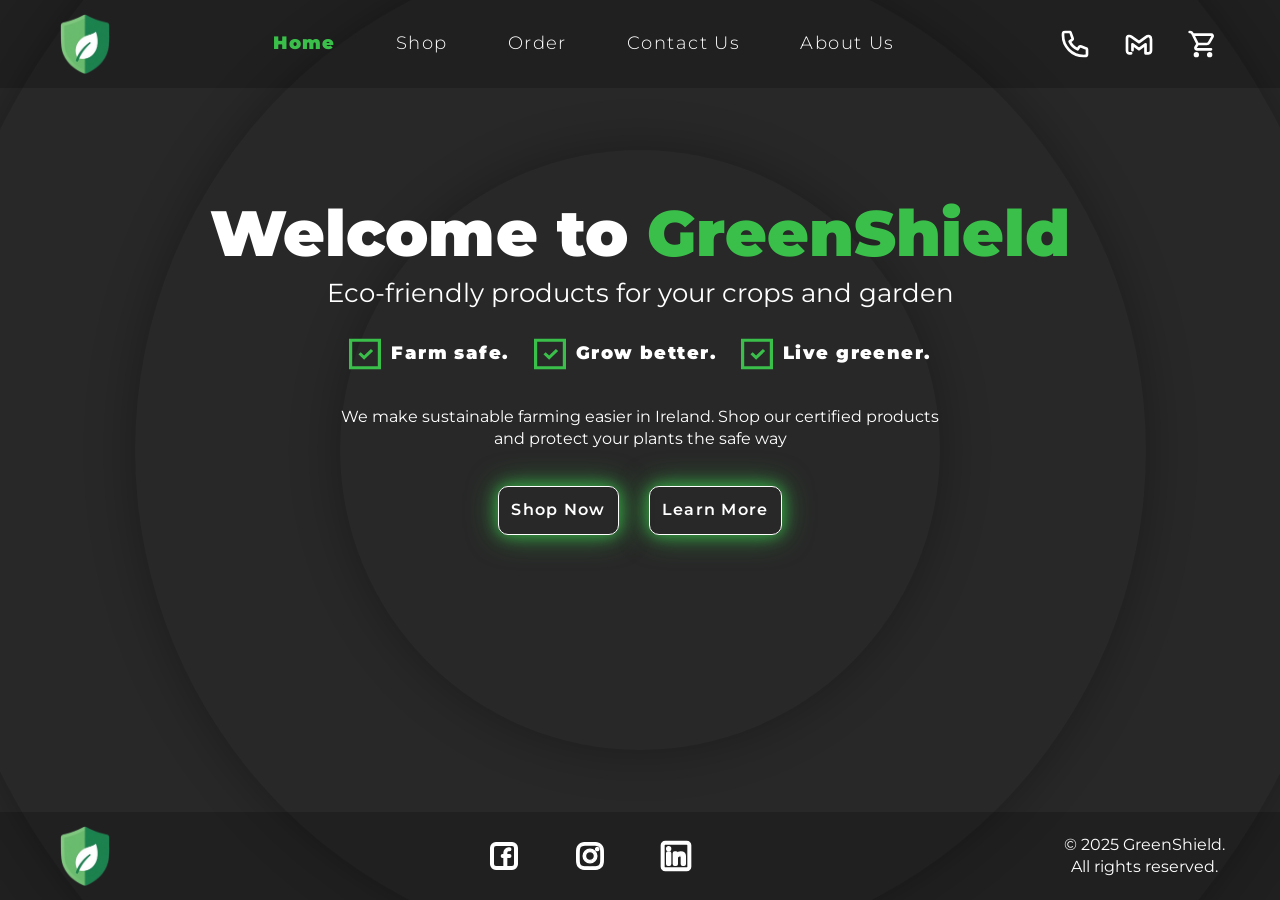
<file: index.html>
<!DOCTYPE html>
<html lang="en">
  <head>
    <meta charset="UTF-8" />
    <meta name="viewport" content="width=device-width, initial-scale=1.0" />
    <title>GreenShield</title>

    <link rel="preconnect" href="https://fonts.googleapis.com" />
    <link rel="preconnect" href="https://fonts.gstatic.com" crossorigin />
    <link
      href="https://fonts.googleapis.com/css2?family=Montserrat:ital,wght@0,100..900;1,100..900&display=swap"
      rel="stylesheet"
    />

    <link rel="stylesheet" href="css/style.css" />
  </head>
  <body>
    <header class="header">
      <div class="header__container container">
        <a class="logo" href="index.html">
          <img class="logo__img" src="images/logo.png" alt="GreenShield logo" />
        </a>

        <nav class="menu">
          <ul class="menu__list">
            <li class="menu__item">
              <a class="menu__link menu__link--active" href="index.html"
                >Home</a
              >
            </li>

            <li class="menu__item">
              <a class="menu__link" href="shop.html">Shop</a>
            </li>

            <li class="menu__item">
              <a class="menu__link" href="order.html">Order</a>
            </li>

            <li class="menu__item">
              <a class="menu__link" href="contact.html">Contact Us</a>
            </li>

            <li class="menu__item">
              <a class="menu__link" href="about.html">About Us</a>
            </li>
          </ul>
        </nav>

        <div class="header__buttons">
          <button
            class="header__phone-button icon-button icon-button--phone"
          ></button>
          <button
            class="header__mail-button icon-button icon-button--mail"
          ></button>
          <button
            class="header__cart-button icon-button icon-button--cart"
          ></button>
        </div>
      </div>
    </header>

    <div class="main">
      <section class="hero">
        <div class="circle-hero-bg">
          <div class="circle-wrapper">
            <div class="circle item4 circle-animation">
              <div class="circle item3 circle-animation">
                <div class="circle item2 circle-animation">
                  <div class="circle item1 circle-animation"></div>
                </div>
              </div>
            </div>
          </div>
        </div>

        <div class="hero__container container">
          <div class="hero__offer">
            <h1 class="hero__title">Welcome to <span>GreenShield</span></h1>

            <span class="hero__subtitle">
              Eco-friendly products for your crops and garden
            </span>

            <ul class="hero__triggs">
              <li class="hero__triggs-item">Farm safe.</li>

              <li class="hero__triggs-item">Grow better.</li>

              <li class="hero__triggs-item">Live greener.</li>
            </ul>

            <p class="hero__text">
              We make sustainable farming easier in Ireland. Shop our certified
              products and protect your plants the safe way
            </p>

            <div class="hero__buttons">
              <a class="hero__button button" href="shop.html">Shop Now</a>
              <a class="hero__button button" href="about.html">Learn More</a>
            </div>
          </div>
        </div>
      </section>
    </div>

    <footer class="footer">
      <div class="footer__container container">
        <a class="logo" href="index.html">
          <img class="logo__img" src="images/logo.png" alt="GreenShield logo" />
        </a>

        <ul class="footer__socials socials">
          <li class="socials__item">
            <a
              href="#"
              class="icon-button socials__link socials__link--facebook"
            ></a>
          </li>
          <li class="socials__item">
            <a
              href="#"
              class="icon-button socials__link socials__link--instagram"
            ></a>
          </li>
          <li class="socials__item">
            <a
              href="#"
              class="icon-button socials__link socials__link--linkedin"
            ></a>
          </li>
        </ul>

        <span class="footer__policy"
          >© 2025 GreenShield.<br />
          All rights reserved.</span
        >
      </div>
    </footer>
  </body>
</html>
</file>
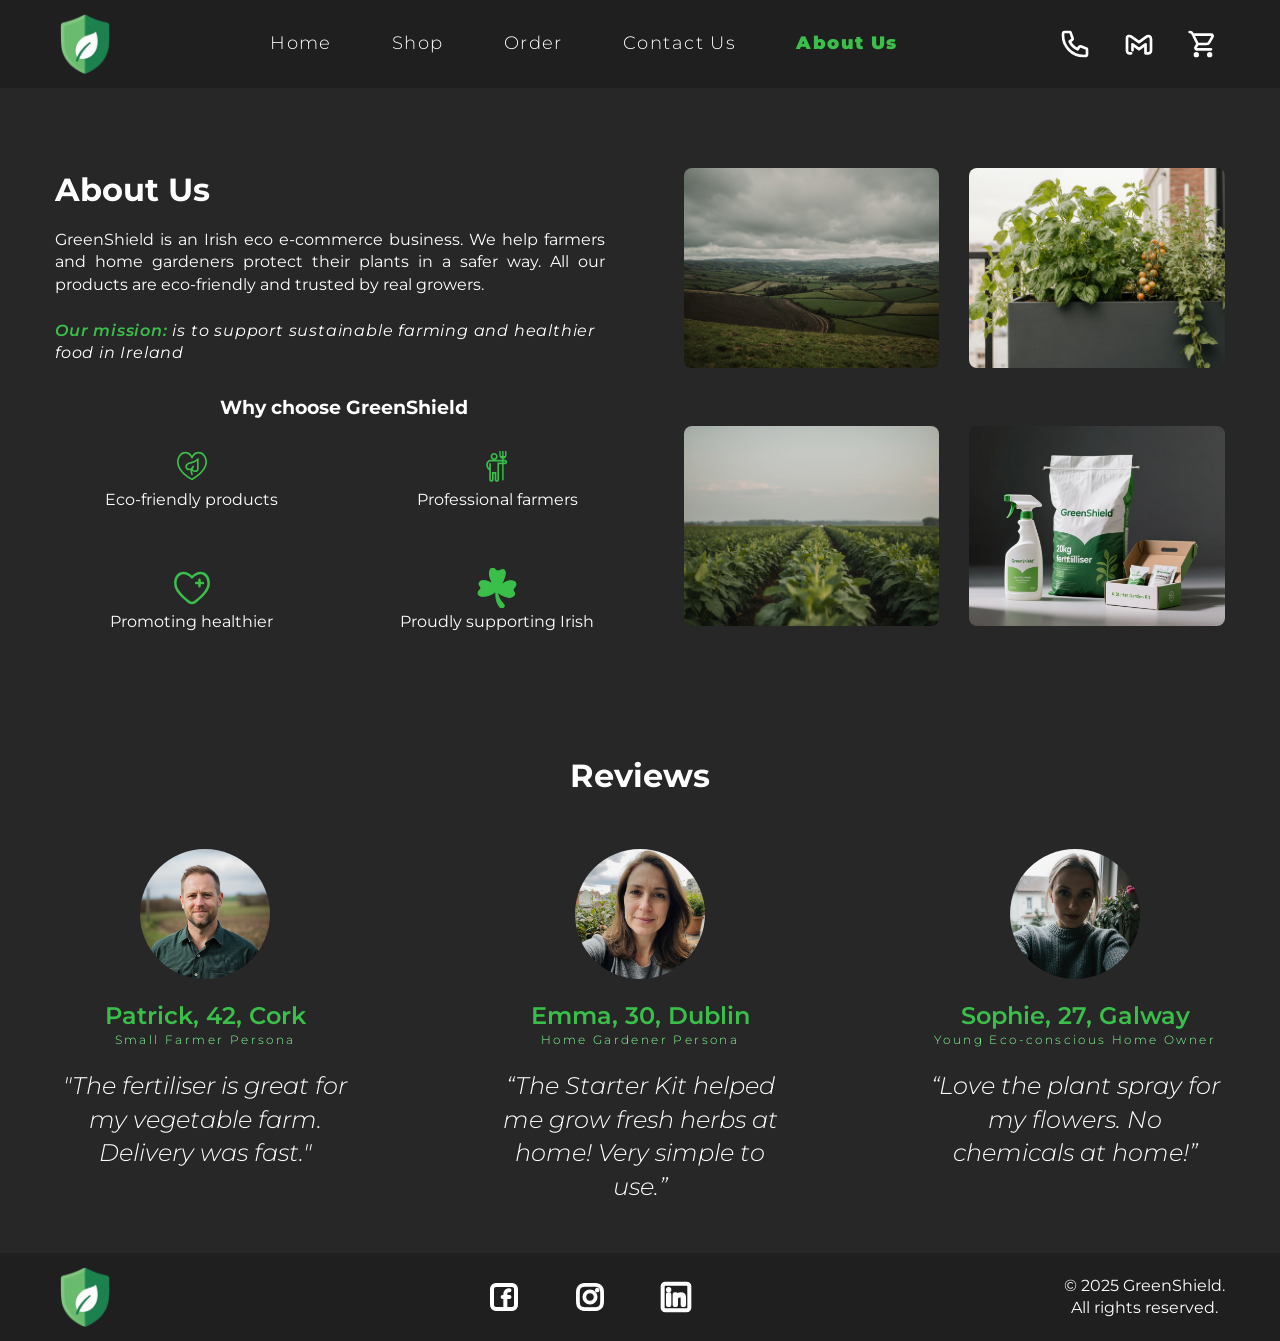
<file: about.html>
<!DOCTYPE html>
<html lang="en">
  <head>
    <meta charset="UTF-8" />
    <meta name="viewport" content="width=device-width, initial-scale=1.0" />
    <title>About Us</title>
    <link rel="preconnect" href="https://fonts.googleapis.com" />
    <link rel="preconnect" href="https://fonts.gstatic.com" crossorigin />
    <link
      href="https://fonts.googleapis.com/css2?family=Montserrat:ital,wght@0,100..900;1,100..900&display=swap"
      rel="stylesheet"
    />

    <link rel="stylesheet" href="css/style.css" />
  </head>
  <body>
    <header class="header">
      <div class="header__container container">
        <a class="logo" href="index.html">
          <img class="logo__img" src="images/logo.png" alt="GreenShield logo" />
        </a>

        <nav class="menu">
          <ul class="menu__list">
            <li class="menu__item">
              <a class="menu__link" href="index.html">Home</a>
            </li>

            <li class="menu__item">
              <a class="menu__link" href="shop.html">Shop</a>
            </li>

            <li class="menu__item">
              <a class="menu__link" href="order.html">Order</a>
            </li>

            <li class="menu__item">
              <a class="menu__link" href="contact.html">Contact Us</a>
            </li>

            <li class="menu__item">
              <a class="menu__link menu__link--active" href="about.html"
                >About Us</a
              >
            </li>
          </ul>
        </nav>

        <div class="header__buttons">
          <button
            class="header__phone-button icon-button icon-button--phone"
          ></button>
          <button
            class="header__mail-button icon-button icon-button--mail"
          ></button>
          <button
            class="header__cart-button icon-button icon-button--cart"
          ></button>
        </div>
      </div>
    </header>

    <div class="main">
      <section class="about">
        <div class="about__container container">
          <div class="about__content">
            <div class="about__main">
              <h1 class="about__title title">About Us</h1>

              <p class="about__text">
                GreenShield is an Irish eco e-commerce business. We help farmers
                and home gardeners protect their plants in a safer way. All our
                products are eco-friendly and trusted by real growers.
              </p>

              <p class="about__mission">
                <span class="about__mission-title">Our mission:</span> is to
                support sustainable farming and healthier food in Ireland
              </p>
            </div>

            <div class="about__why">
              <h3 class="about__why-title">Why choose GreenShield</h3>

              <ul class="about__why-list">
                <li class="about__why-item about__why-item--eco">
                  Eco-friendly products
                </li>
                <li class="about__why-item about__why-item--prof">
                  Professional farmers
                </li>
                <li class="about__why-item about__why-item--health">
                  Promoting healthier
                </li>
                <li class="about__why-item about__why-item--iri">
                  Proudly supporting Irish
                </li>
              </ul>
            </div>
          </div>

          <div class="about__images">
            <img class="about__img" src="images/about/about-photo-1.png" />
            <img class="about__img" src="images/about/about-photo-2.png" />
            <img class="about__img" src="images/about/about-photo-3.png" />
            <img class="about__img" src="images/about/about-photo-4.png" />
          </div>
        </div>
      </section>

      <section class="reviews section">
        <div class="container">
          <h2 class="reviews__title title">Reviews</h2>

          <ul class="reviews__list">
            <li class="reviews__item">
              <blockquote class="reviews__content">
                <img
                  class="reviews__avatar"
                  src="images/reviews/ava-man.png"
                  alt="Ava"
                />
                <cite class="reviews__quote-title">Patrick, 42, Cork</cite>
                <cite class="reviews__quote-subtitle"
                  >Small Farmer Persona</cite
                >
                "The fertiliser is great for my vegetable farm. Delivery was
                fast."
              </blockquote>
            </li>

            <li class="reviews__item">
              <blockquote class="reviews__content">
                <img
                  class="reviews__avatar"
                  src="images/reviews/ava-woman-1.png"
                  alt="Ava"
                />
                <cite class="reviews__quote-title">Emma, 30, Dublin</cite>
                <cite class="reviews__quote-subtitle"
                  >Home Gardener Persona</cite
                >
                “The Starter Kit helped me grow fresh herbs at home! Very simple
                to use.”
              </blockquote>
            </li>

            <li class="reviews__item">
              <blockquote class="reviews__content">
                <img
                  class="reviews__avatar"
                  src="images/reviews/ava-woman-2.png"
                  alt="Ava"
                />
                <cite class="reviews__quote-title">Sophie, 27, Galway</cite>
                <cite class="reviews__quote-subtitle"
                  >Young Eco-conscious Home Owner</cite
                >
                “Love the plant spray for my flowers. No chemicals at home!”
              </blockquote>
            </li>
          </ul>
        </div>
      </section>
    </div>

    <footer class="footer">
      <div class="footer__container container">
        <a class="logo" href="index.html">
          <img class="logo__img" src="images/logo.png" alt="GreenShield logo" />
        </a>

        <ul class="footer__socials socials">
          <li class="socials__item">
            <a
              href="#"
              class="icon-button socials__link socials__link--facebook"
            ></a>
          </li>
          <li class="socials__item">
            <a
              href="#"
              class="icon-button socials__link socials__link--instagram"
            ></a>
          </li>
          <li class="socials__item">
            <a
              href="#"
              class="icon-button socials__link socials__link--linkedin"
            ></a>
          </li>
        </ul>

        <span class="footer__policy"
          >© 2025 GreenShield.<br> All rights reserved.</span
        >
      </div>
    </footer>
  </body>
</html>
</file>
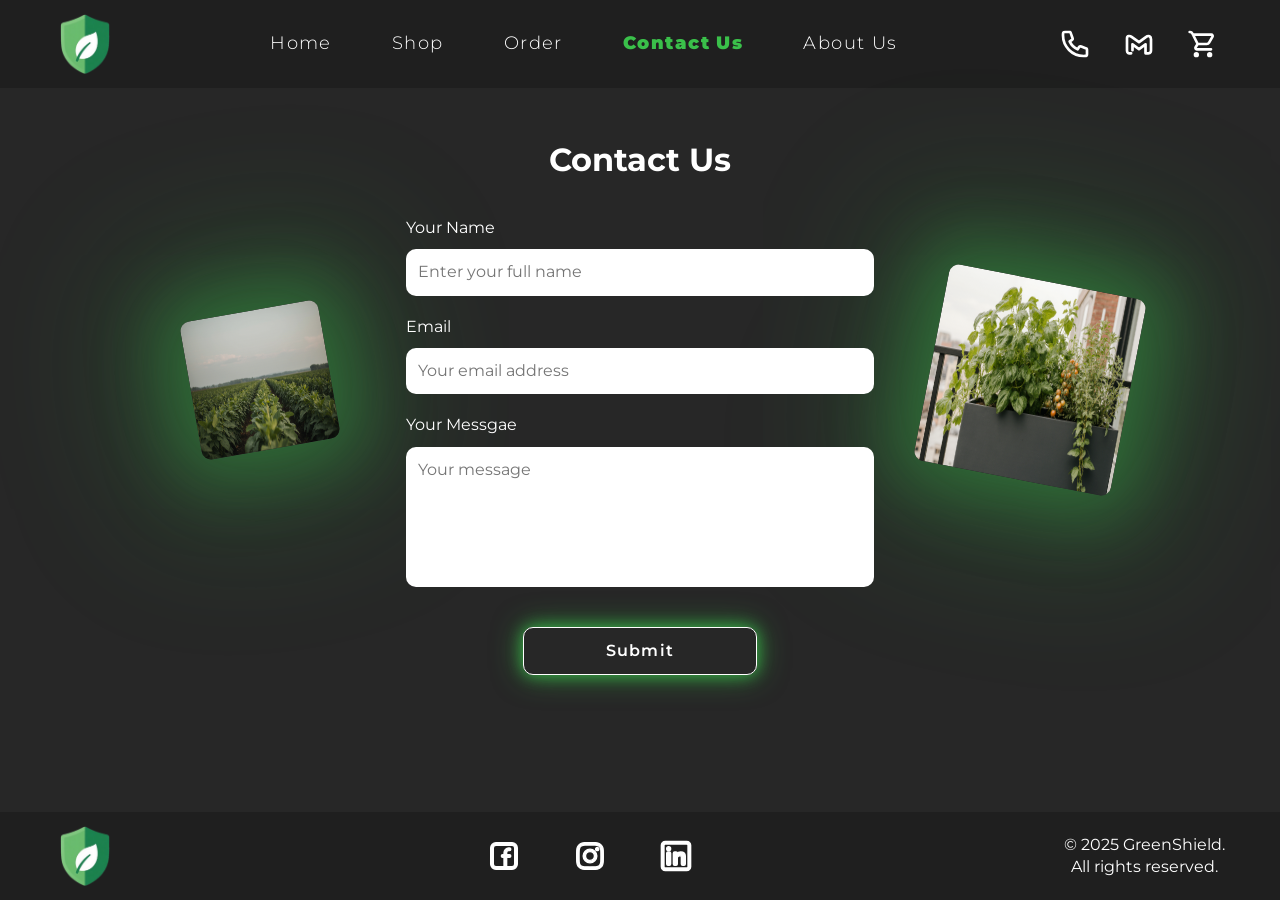
<file: contact.html>
<!DOCTYPE html>
<html lang="en">
  <head>
    <meta charset="UTF-8" />
    <meta name="viewport" content="width=device-width, initial-scale=1.0" />
    <title>Contact Us</title>
    <link rel="preconnect" href="https://fonts.googleapis.com" />
    <link rel="preconnect" href="https://fonts.gstatic.com" crossorigin />
    <link
      href="https://fonts.googleapis.com/css2?family=Montserrat:ital,wght@0,100..900;1,100..900&display=swap"
      rel="stylesheet"
    />

    <link rel="stylesheet" href="css/style.css" />
  </head>
  <body>
    <header class="header">
      <div class="header__container container">
        <a class="logo" href="index.html">
          <img class="logo__img" src="images/logo.png" alt="GreenShield logo" />
        </a>

        <nav class="menu">
          <ul class="menu__list">
            <li class="menu__item">
              <a class="menu__link" href="index.html">Home</a>
            </li>

            <li class="menu__item">
              <a class="menu__link" href="shop.html">Shop</a>
            </li>

            <li class="menu__item">
              <a class="menu__link" href="order.html"
                >Order</a
              >
            </li>

            <li class="menu__item">
              <a class="menu__link menu__link--active" href="contact.html">Contact Us</a>
            </li>

            <li class="menu__item">
              <a class="menu__link" href="about.html">About Us</a>
            </li>
          </ul>
        </nav>

        <div class="header__buttons">
          <button
            class="header__phone-button icon-button icon-button--phone"
          ></button>
          <button
            class="header__mail-button icon-button icon-button--mail"
          ></button>
          <button
            class="header__cart-button icon-button icon-button--cart"
          ></button>
        </div>
      </div>
    </header>

    <div class="main">
      <section class="contact section">
        <img class="contact__decor-img contact__decor-img--1 decor-img" src="images/about/about-photo-2.png" alt="Product image">
        <img class="contact__decor-img contact__decor-img--2 decor-img" src="images/about/about-photo-3.png" alt="Product image">


        <div class="container">
          <h1 class="contact__title title">Contact Us</h1>

          <form class="contact__form form">
            <label class="form__label" for="name">Your Name</label>
            <input class="form__input" type="text" placeholder="Enter your full name" id="name" />

            <label class="form__label" for="email">Email</label>
            <input class="form__input" type="email" placeholder="Your email address" id="email"/>

            <label class="form__label" for="message">Your Messgae</label>
            <textarea class="form__input form__input--big" placeholder="Your message" id="message"></textarea>

            <button class="form__button button" type="submit">Submit</button>
          </form>
        </div>
      </section>
    </div>

    <footer class="footer">
      <div class="footer__container container">
        <a class="logo" href="index.html">
          <img class="logo__img" src="images/logo.png" alt="GreenShield logo" />
        </a>

        <ul class="footer__socials socials">
          <li class="socials__item">
            <a
              href="#"
              class="icon-button socials__link socials__link--facebook"
            ></a>
          </li>
          <li class="socials__item">
            <a
              href="#"
              class="icon-button socials__link socials__link--instagram"
            ></a>
          </li>
          <li class="socials__item">
            <a
              href="#"
              class="icon-button socials__link socials__link--linkedin"
            ></a>
          </li>
        </ul>

        <span class="footer__policy"
          >© 2025 GreenShield.<br />
          All rights reserved.</span
        >
      </div>
    </footer>
  </body>
</html>
</file>
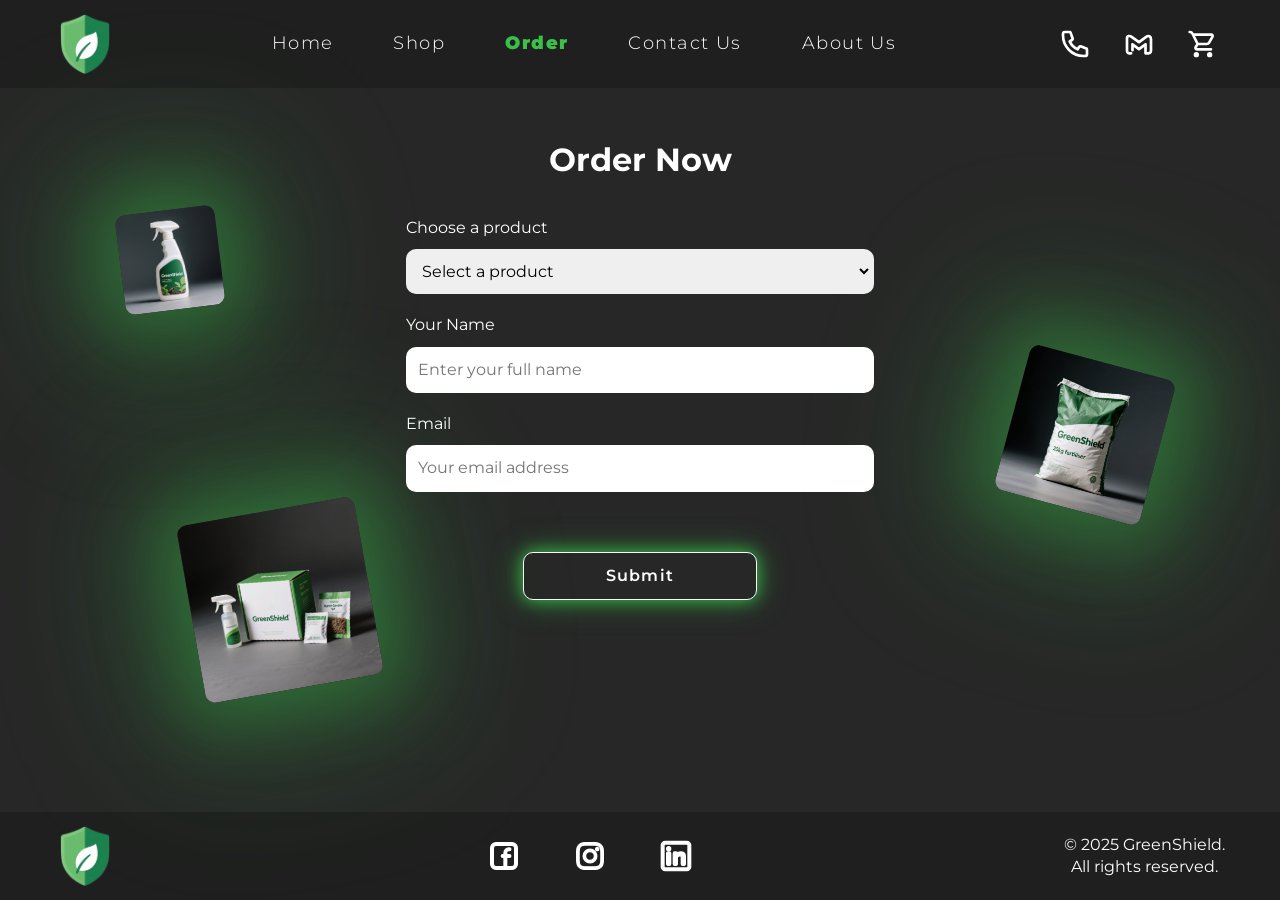
<file: order.html>
<!DOCTYPE html>
<html lang="en">
  <head>
    <meta charset="UTF-8" />
    <meta name="viewport" content="width=device-width, initial-scale=1.0" />
    <title>Order</title>
    <link rel="preconnect" href="https://fonts.googleapis.com" />
    <link rel="preconnect" href="https://fonts.gstatic.com" crossorigin />
    <link
      href="https://fonts.googleapis.com/css2?family=Montserrat:ital,wght@0,100..900;1,100..900&display=swap"
      rel="stylesheet"
    />

    <link rel="stylesheet" href="css/style.css" />
  </head>
  <body>
    <header class="header">
      <div class="header__container container">
        <a class="logo" href="index.html">
          <img class="logo__img" src="images/logo.png" alt="GreenShield logo" />
        </a>

        <nav class="menu">
          <ul class="menu__list">
            <li class="menu__item">
              <a class="menu__link" href="index.html">Home</a>
            </li>

            <li class="menu__item">
              <a class="menu__link" href="shop.html">Shop</a>
            </li>

            <li class="menu__item">
              <a class="menu__link menu__link--active" href="order.html"
                >Order</a
              >
            </li>

            <li class="menu__item">
              <a class="menu__link" href="contact.html">Contact Us</a>
            </li>

            <li class="menu__item">
              <a class="menu__link" href="about.html">About Us</a>
            </li>
          </ul>
        </nav>

        <div class="header__buttons">
          <button
            class="header__phone-button icon-button icon-button--phone"
          ></button>
          <button
            class="header__mail-button icon-button icon-button--mail"
          ></button>
          <button
            class="header__cart-button icon-button icon-button--cart"
          ></button>
        </div>
      </div>
    </header>

    <div class="main">
      <section class="order section">
        <img class="order__decor-img order__decor-img--1 decor-img" src="images/products/product-3.png" alt="Product image">
        <img class="order__decor-img order__decor-img--2 decor-img" src="images/products/product-1.png" alt="Product image">
        <img class="order__decor-img order__decor-img--3 decor-img" src="images/products/product-2.jpg" alt="Product image">

        <div class="container">
          <h1 class="order__title title">Order Now</h1>

          <form class="order__form form">
            <label class="form__label" for="product">Choose a product</label>
            <select class="form__input" id="product">
              <option value="" selected disabled>Select a product</option>
              <option>Organic Fertiliser</option>
              <option>Starter Garden Kit</option>
              <option>Plant Insect Spray</option>
            </select>

            <label class="form__label" for="name">Your Name</label>
            <input class="form__input" type="text" placeholder="Enter your full name" id="name" />

            <label class="form__label" for="email">Email</label>
            <input class="form__input" type="email" placeholder="Your email address" id="email"/>

            <button class="form__button button" type="submit">Submit</button>
          </form>
        </div>
      </section>
    </div>

    <footer class="footer">
      <div class="footer__container container">
        <a class="logo" href="index.html">
          <img class="logo__img" src="images/logo.png" alt="GreenShield logo" />
        </a>

        <ul class="footer__socials socials">
          <li class="socials__item">
            <a
              href="#"
              class="icon-button socials__link socials__link--facebook"
            ></a>
          </li>
          <li class="socials__item">
            <a
              href="#"
              class="icon-button socials__link socials__link--instagram"
            ></a>
          </li>
          <li class="socials__item">
            <a
              href="#"
              class="icon-button socials__link socials__link--linkedin"
            ></a>
          </li>
        </ul>

        <span class="footer__policy"
          >© 2025 GreenShield.<br />
          All rights reserved.</span
        >
      </div>
    </footer>
  </body>
</html>
</file>
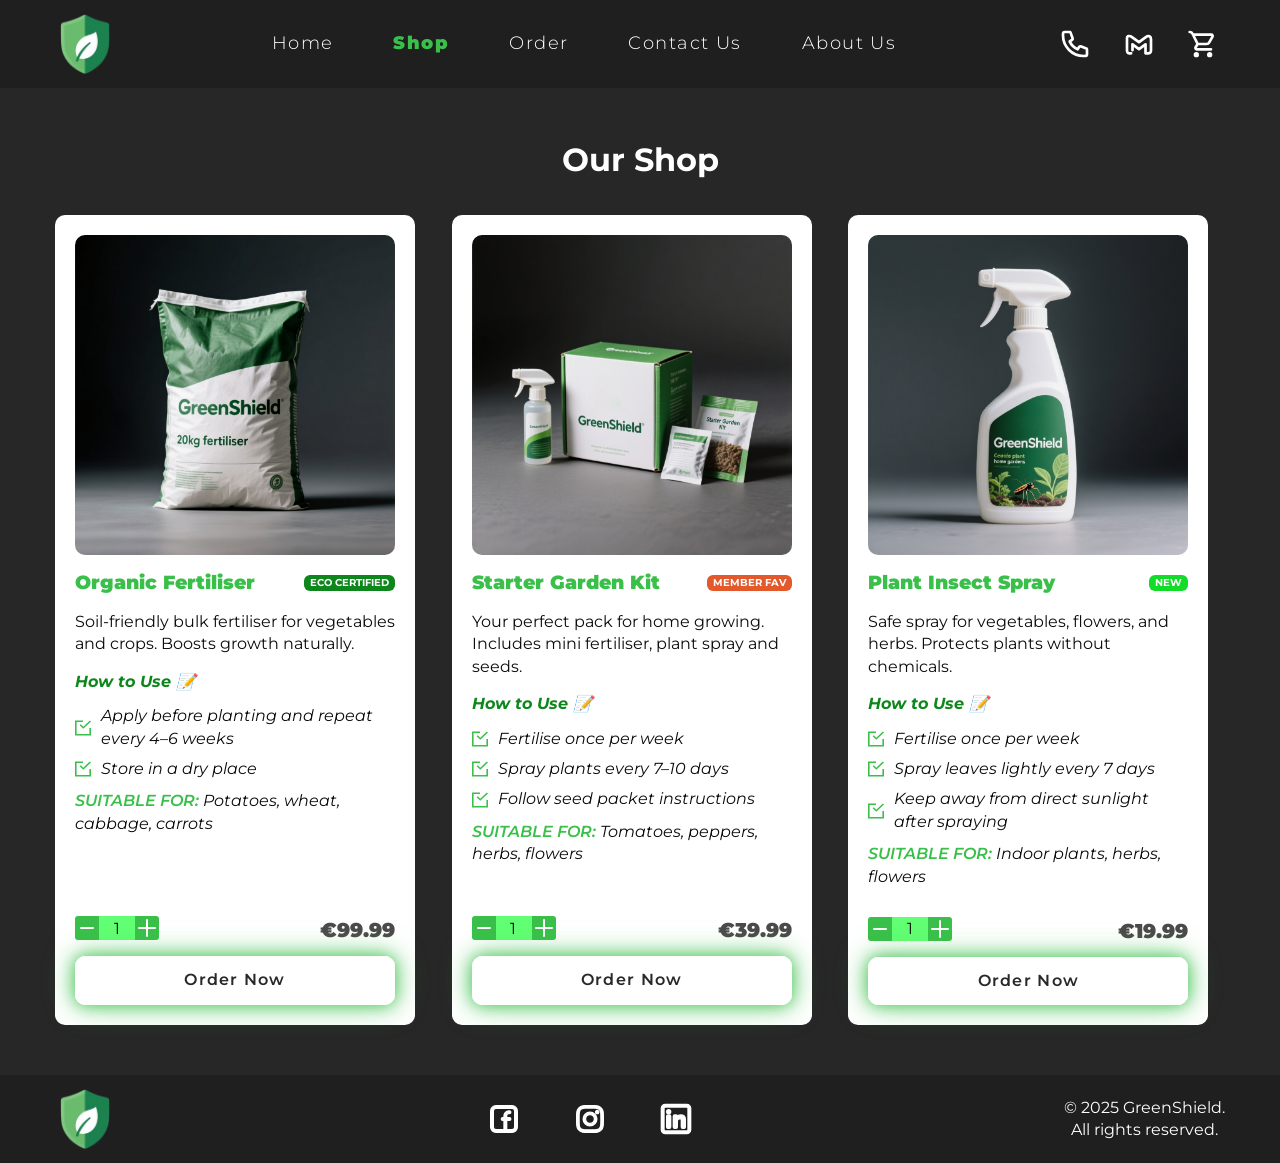
<file: shop.html>
<!DOCTYPE html>
<html lang="en">
  <head>
    <meta charset="UTF-8" />
    <meta name="viewport" content="width=device-width, initial-scale=1.0" />
    <title>Shop</title>
    <link rel="preconnect" href="https://fonts.googleapis.com" />
    <link rel="preconnect" href="https://fonts.gstatic.com" crossorigin />
    <link
      href="https://fonts.googleapis.com/css2?family=Montserrat:ital,wght@0,100..900;1,100..900&display=swap"
      rel="stylesheet"
    />

    <link rel="stylesheet" href="css/style.css" />
  </head>
  <body>
    <header class="header">
      <div class="header__container container">
        <a class="logo" href="index.html">
          <img class="logo__img" src="images/logo.png" alt="GreenShield logo" />
        </a>

        <nav class="menu">
          <ul class="menu__list">
            <li class="menu__item">
              <a class="menu__link" href="index.html">Home</a>
            </li>

            <li class="menu__item">
              <a class="menu__link menu__link--active" href="shop.html">Shop</a>
            </li>

            <li class="menu__item">
              <a class="menu__link" href="order.html">Order</a>
            </li>

            <li class="menu__item">
              <a class="menu__link" href="contact.html">Contact Us</a>
            </li>

            <li class="menu__item">
              <a class="menu__link" href="about.html">About Us</a>
            </li>
          </ul>
        </nav>

        <div class="header__buttons">
          <button
            class="header__phone-button icon-button icon-button--phone"
          ></button>
          <button
            class="header__mail-button icon-button icon-button--mail"
          ></button>
          <button
            class="header__cart-button icon-button icon-button--cart"
          ></button>
        </div>
      </div>
    </header>

    <div class="main">
      <section class="shop section">
        <div class="container">
          <h1 class="shop__title title">Our Shop</h1>

          <ul class="shop__list">
            <li class="shop__item">
              <article class="product">
                <div class="product__img">
                  <img
                    src="images/products/product-1.png"
                    alt="Product Image"
                  />
                </div>

                <div class="product__title-line">
                  <h3 class="product__title">Organic Fertiliser</h3>

                  <div class="product__badges badges">
                    <span class="badges__item badges__item--eco"
                      >eco certified</span
                    >
                  </div>
                </div>

                <p class="product__text">
                  Soil-friendly bulk fertiliser for vegetables and crops. Boosts
                  growth naturally.
                </p>

                <div class="product__how">
                  <h4 class="product__how-title">How to Use &#128221;</h4>

                  <ul class="product__how-list">
                    <li class="product__how-item">
                      Apply before planting and repeat every 4–6 weeks
                    </li>
                    <li class="product__how-item">Store in a dry place</li>
                  </ul>

                  <p class="product__how-suitable">
                    <span>Suitable For: </span>Potatoes, wheat, cabbage,
                    carrots
                  </p>
                </div>

                <div class="product__bottom">
                  <div class="product__price-line">
                    <div class="counter">
                      <button
                        class="counter__btn counter__btn--minus"
                        type="button"
                        name="counter__btn-minus"
                      ></button>
                      <label class="counter__caption">
                        <span class="sr-only"
                          >Enter the quantity of the product</span
                        >
                        <input
                          class="counter__value"
                          type="text"
                          name="number"
                          value="1"
                        />
                      </label>
                      <button
                        class="counter__btn counter__btn--plus"
                        type="button"
                        name="counter__btn-plus"
                      ></button>
                    </div>

                    <span class="product__price">€99.99</span>
                  </div>

                  <a href="order.html" class="product__btn button button--prod"
                    >Order Now</a
                  >
                </div>
              </article>
            </li>
            <li class="shop__item">
              <article class="product">
                <div class="product__img">
                  <img
                    src="images/products/product-2.jpg"
                    alt="Product Image"
                  />
                </div>

                <div class="product__title-line">
                  <h3 class="product__title">Starter Garden Kit</h3>

                  <div class="product__badges badges">
                    <span class="badges__item badges__item--fav"
                      >member fav</span
                    >
                  </div>
                </div>

                <p class="product__text">
                  Your perfect pack for home growing. Includes mini fertiliser,
                  plant spray and seeds.
                </p>

                <div class="product__how">
                  <h4 class="product__how-title">How to Use &#128221;</h4>

                  <ul class="product__how-list">
                    <li class="product__how-item">
                      Fertilise once per week
                    </li>
                    <li class="product__how-item">Spray plants every 7–10 days</li>
                    <li class="product__how-item">Follow seed packet instructions</li>
                  </ul>

                  <p class="product__how-suitable">
                    <span>Suitable For: </span>Tomatoes, peppers, herbs, flowers
                  </p>
                </div>

                <div class="product__bottom">
                  <div class="product__price-line">
                    <div class="counter">
                      <button
                        class="counter__btn counter__btn--minus"
                        type="button"
                        name="counter__btn-minus"
                      ></button>
                      <label class="counter__caption">
                        <span class="sr-only"
                          >Enter the quantity of the product</span
                        >
                        <input
                          class="counter__value"
                          type="text"
                          name="number"
                          value="1"
                        />
                      </label>
                      <button
                        class="counter__btn counter__btn--plus"
                        type="button"
                        name="counter__btn-plus"
                      ></button>
                    </div>

                    <span class="product__price">€39.99</span>
                  </div>

                  <a href="order.html" class="product__btn button button--prod"
                    >Order Now</a
                  >
                </div>
              </article>
            </li>
            <li class="shop__item">
              <article class="product">
                <div class="product__img">
                  <img
                    src="images/products/product-3.png"
                    alt="Product Image"
                  />
                </div>

                <div class="product__title-line">
                  <h3 class="product__title">Plant Insect Spray</h3>

                  <div class="product__badges badges">
                    <span class="badges__item badges__item--new">new</span>
                  </div>
                </div>

                <p class="product__text">
                  Safe spray for vegetables, flowers, and herbs. Protects plants
                  without chemicals.
                </p>

                <div class="product__how">
                  <h4 class="product__how-title">How to Use &#128221;</h4>

                  <ul class="product__how-list">
                    <li class="product__how-item">
                      Fertilise once per week
                    </li>
                    <li class="product__how-item">Spray leaves lightly every 7 days</li>
                    <li class="product__how-item">Keep away from direct sunlight after spraying</li>
                  </ul>

                  <p class="product__how-suitable">
                    <span>Suitable For: </span>Indoor plants, herbs, flowers
                  </p>
                </div>

                <div class="product__bottom">
                  <div class="product__price-line">
                    <div class="counter">
                      <button
                        class="counter__btn counter__btn--minus"
                        type="button"
                        name="counter__btn-minus"
                      ></button>
                      <label class="counter__caption">
                        <span class="sr-only"
                          >Enter the quantity of the product</span
                        >
                        <input
                          class="counter__value"
                          type="text"
                          name="number"
                          value="1"
                        />
                      </label>
                      <button
                        class="counter__btn counter__btn--plus"
                        type="button"
                        name="counter__btn-plus"
                      ></button>
                    </div>

                    <span class="product__price">€19.99</span>
                  </div>

                  <a href="order.html" class="product__btn button button--prod"
                    >Order Now</a
                  >
                </div>
              </article>
            </li>
          </ul>
        </div>
      </section>
    </div>

    <footer class="footer">
      <div class="footer__container container">
        <a class="logo" href="index.html">
          <img class="logo__img" src="images/logo.png" alt="GreenShield logo" />
        </a>

        <ul class="footer__socials socials">
          <li class="socials__item">
            <a
              href="#"
              class="icon-button socials__link socials__link--facebook"
            ></a>
          </li>
          <li class="socials__item">
            <a
              href="#"
              class="icon-button socials__link socials__link--instagram"
            ></a>
          </li>
          <li class="socials__item">
            <a
              href="#"
              class="icon-button socials__link socials__link--linkedin"
            ></a>
          </li>
        </ul>

        <span class="footer__policy"
          >© 2025 GreenShield.<br />
          All rights reserved.</span
        >
      </div>
    </footer>
  </body>
</html>
</file>
<file: css/style.css>
html {
  box-sizing: border-box;
  height: 100%;
}

*,
*::before,
*::after {
  box-sizing: inherit;
}

ul,
ol {
  padding: 0;
}

body,
h1,
h2,
h3,
h4,
h5,
h6,
p,
ul,
ol,
li,
figure,
figcaption,
blockquote,
dl,
dd {
  margin: 0;
}

ul {
  list-style: none;
}

img {
  max-width: 100%;
  display: block;
}

input,
button,
textarea,
select,
address {
  font: inherit;
  border: none;
}

a {
  text-decoration: none;
  color: inherit;
}

button {
  cursor: pointer;
  padding: 0;
  background-color: transparent;
}

/*
==MAIN======================================
*/

body {
  display: flex;
  flex-direction: column;
  height: 100%;
  background-color: #272727;
  font-family: "Montserrat", sans-serif;
  font-weight: 400;
  font-size: 16px;
  line-height: 1.4;
  color: #fff;
  overflow-x: hidden;
}

.main {
  flex: 1;
}

.container {
  max-width: 1200px;
  padding: 0 15px;
  margin: 0 auto;
}

.section {
  padding: 50px 0;
}

.title {
  font-size: 32px;
  margin-bottom: 16px;
}

.sr-only {
  position: absolute;
  width: 1px;
  height: 1px;
  margin: -1px;
  border: 0;
  padding: 0;
  white-space: nowrap;
  clip-path: inset(100%);
  clip: rect(0 0 0 0);
  overflow: hidden;
}

/*
==COMPONENTS======================================
*/

.logo {
  width: 60px;
  height: 60px;
  transition: opacity 0.5s;
}

.logo:hover {
  opacity: 0.7;
}

.logo:active {
  opacity: 0.5;
}

.logo__img {
  width: 100%;
  height: 100%;
  object-fit: contain;
}

.menu__list {
  display: flex;
  align-items: center;
  justify-content: space-between;
  gap: 60px;
}

.menu__link {
  font-weight: 300;
  font-size: 18px;
  letter-spacing: 0.08em;
  transition: color 0.5s;
}

.menu__link--active {
  color: #3ac04a;
  font-weight: 900;
}

.menu__link:hover {
  color: #3ac04a;
}

.icon-button {
  display: block;
  width: 44px;
  height: 44px;
  border: 1px solid transparent;
  border-radius: 4px;
  background-size: 32px;
  background-repeat: no-repeat;
  background-position: center;
  transition: background-color 0.5s, border-color 0.5s;
}

.icon-button:hover {
  background-color: #3ac04a;
  border-color: #fff;
}

.icon-button--phone {
  background-image: url("../images/icons/icon-phone-white.svg");
}

.icon-button--mail {
  background-image: url("../images/icons/icon-gmail-white.svg");
}

.icon-button--cart {
  background-image: url("../images/icons/icon-cart-white.svg");
}

.button {
  text-align: center;
  font-weight: 600;
  font-size: 16px;
  letter-spacing: 0.08em;
  padding: 12px;
  border: 1px solid #fff;
  border-radius: 10px;
  color: #fff;
  box-shadow: 0 0 15px rgba(58, 192, 74, 0.8), 0 0 30px rgba(58, 192, 74, 0.6);
  transition: color 0.5s, border-color 0.5s, background-color 0.5s;
}

.button:hover {
  color: #3ac04a;
  border-color: #3ac04a;
  background-color: #fff;
}

.button--prod {
  color: #282828;
}

.circle-hero-bg {
  position: absolute;
  inset: 0;
  overflow: hidden;
  z-index: -1;
}

.circle-wrapper {
  position: absolute;
  top: 50%;
  left: 50%;
  transform: translate(-50%, -50%);
  width: 200vw;
  height: 200vw;
  z-index: -1;
  pointer-events: none;
}

.circle-wrapper .circle {
  border-radius: 50%;
  background: #282828;
  display: flex;
  justify-content: center;
  align-items: center;
}

.circle-wrapper .item4 {
  width: 100%;
  height: 100%;
}

.circle-wrapper .item3 {
  width: 1433px;
  height: 1433px;
}

.circle-wrapper .item2 {
  width: 1011px;
  height: 1011px;
}

.circle-wrapper .item1 {
  width: 600px;
  height: 600px;
}

.circle-animation {
  box-shadow: 0px 0px 50px rgba(0, 0, 0, 0.3);
}

.form {
  display: flex;
  flex-direction: column;
  align-items: center;
  justify-content: center;
  max-width: 40%;
  margin: 0 auto;
}

.form__label {
  align-self: flex-start;
  margin-bottom: 10px;
}

.form__input {
  width: 100%;
  outline: transparent;
  margin-bottom: 20px;
  padding: 10px;
  border-radius: 10px;
  border: 2px solid transparent;
  transition: border-color 0.5s;
}

.form__input--big {
  resize: none;
  height: 140px;
  overflow: hidden;
  margin-bottom: 0;
}

.form__input:focus {
  border-color: #3ac04a;
  box-shadow: 0 0 8px rgba(58, 192, 74, 0.6);
}

.form__input:hover {
  border-color: #3ac04a;
}

.form__input::placeholder {
  transition: color 0.5s;
}

.form__input:hover::placeholder {
  color: #3ac04a;
}

.form__button {
  margin-top: 40px;
  width: 50%;
}

.counter {
  display: flex;
}

.counter__btn {
  display: flex;
  justify-content: center;
  align-items: center;
  background-color: #3ac04a;
  background-repeat: no-repeat;
  background-position: center;
  background-size: contain;
  width: 24px;
  height: 24px;
  cursor: pointer;
  transition: background-color 0.5s, box-shadow 0.5s, opacity 0.2s;
}

.counter__btn:hover {
  box-shadow: inset 0px 0px 0px 24px rgba(0, 0, 0, 0.15);
}

.counter__btn:focus {
  box-shadow: 0px 0px 0px 4px #2da43b;
}

.counter__btn:active {
  opacity: 0.5;
}

.counter__btn--minus {
  border-radius: 3px 0px 0px 3px;
  background-image: url("../images/icons/icon-minus.svg");
}

.counter__btn--plus {
  border-radius: 0px 3px 3px 0px;
  background-image: url("../images/icons/icon-plus.svg");
}

.counter__value {
  width: 36px;
  height: 24px;
  background-color: #62ff74;
  color: #0c0c0c;
  font-weight: 400;
  font-size: 16px;
  line-height: 1;
  letter-spacing: 0.03em;
  text-align: center;
}

.badges {
  display: flex;
  flex-direction: column;
  align-items: flex-start;
}

.badges__item {
  display: block;
  padding: 3px 6px;
  border-radius: 6px;
  font-weight: 700;
  font-size: 10px;
  line-height: 1;
  color: #ffffff;
  text-transform: uppercase;
  text-align: center;
  white-space: nowrap;
}

.badges__item:not(:last-child) {
  margin-bottom: 6px;
}

.badges__item--new {
  background-color: #12dc29;
}

.badges__item--eco {
  background-color: #0d861b;
}

.badges__item--fav {
  background-color: #e3592c;
}

.decor-img  {
  position: absolute;
  z-index: -1;
  border-radius: 10px;
 box-shadow:
    0 0 70px 25px rgba(58, 192, 74, 0.35),
    0 0 150px 60px rgba(58, 192, 74, 0.2);
}

/*
==HEADER======================================
*/

.header {
  padding: 14px 0;
  background-color: rgb(0, 0, 0, 0.2);
}

.header__container {
  display: flex;
  align-items: center;
  justify-content: space-between;
}

.header__buttons {
  display: flex;
  align-items: center;
  justify-content: space-between;
  gap: 20px;
}

/*
==HERO======================================
*/

.hero {
  padding: 120px 0;
  text-align: center;
}

.hero__container {
  display: flex;
  justify-content: center;
}

.hero__offer {
  display: flex;
  flex-direction: column;
  align-items: center;
}

.hero__title {
  font-weight: 900;
  font-size: 64px;
  line-height: 80%;
  margin-bottom: 16px;
}

.hero__title span {
  color: #3ac04a;
}

.hero__subtitle {
  font-size: 26px;
  display: block;
  margin-bottom: 26px;
}

.hero__triggs {
  display: flex;
  align-items: center;
  gap: 25px;
  margin-bottom: 36px;
}

.hero__triggs-item {
  font-weight: 900;
  font-size: 18px;
  letter-spacing: 0.08em;
  display: flex;
  align-items: center;
  gap: 10px;
}

.hero__triggs-item::before {
  content: "";
  display: block;
  width: 32px;
  height: 32px;
  background-image: url('../images/icons/icon-done-green.svg');
  background-size: cover;
  background-repeat: no-repeat;
  background-position: center;
}

.hero__text {
  max-width: 600px;
  margin-bottom: 36px;
}

.hero__buttons {
  display: flex;
  gap: 30px;
}

/*
==REVIEWS======================================
*/

.reviews__title {
  text-align: center;
  margin-bottom: 50px;
}

.reviews__list {
  display: flex;
  justify-content: space-between;
}

.reviews__content {
  text-align: center;
  width: 100%;
  max-width: 300px;
  font-style: italic;
  font-weight: 300;
  font-size: 24px;
}

.reviews__avatar {
  margin: 0 auto 20px;
  max-width: 134px;
  max-height: 130px;
  background-color: #3ac04a;
  border-radius: 50%;
}

.reviews__quote-title {
  display: block;
  font-style: normal;
  font-weight: 600;
  color: #3ac04a;
}

.reviews__quote-subtitle {
  display: block;
  font-style: normal;
  letter-spacing: 0.2em;
  font-weight: 300;
  font-size: 12px;
  color: #85ff94;
  margin-bottom: 20px;
}

/*
==SHOP======================================
*/

.shop__title {
  text-align: center;
  margin-bottom: 32px;
}

.shop__list {
  display: grid;
  grid-template-columns: repeat(3, 1fr);
  gap: 20px;
}

.shop__item {
  flex: 1;
  transition: transform 0.5s;
}

.shop__item:hover {
  transform: scale(1.05);
}

.product {
  background-color: #fff;
  color: #0c0c0c;
  padding: 20px;
  border-radius: 10px;
  display: flex;
  flex-direction: column;
  gap: 15px;
  max-width: 360px;
  width: 100%;
  min-height: 810px;
}

.product__img {
  min-width: 100%;
  min-height: 300px;
}

.product__img img {
  border-radius: 10px;
  object-fit: contain;
}

.product__title-line {
  display: flex;
  justify-content: space-between;
  align-items: center;
}

.product__title {
  color: #3ac04a;
  font-weight: 900;
  margin-bottom: auto;
}

.product__text {
  display: -webkit-box;
  -webkit-line-clamp: 4;
  -webkit-box-orient: vertical;
  overflow: hidden;

}

.product__how {
  font-style: italic;
  margin-bottom: 14px;
    flex: 1;
}

.product__how-title {
  color: #0d861b;
  margin-bottom: 12px;
}

.product__how-list {
  display: flex;
  flex-direction: column;
  gap: 8px;
  margin-bottom: 10px;
}

.product__how-item {
  display: flex;
  gap: 10px;
}

.product__how-item::before {
  content: "";
  display: block;
  width: 16px;
  height: 16x;
  flex-shrink: 0;
  background-image: url('../images/icons/icon-done-2.svg');
  background-size: contain;
  background-repeat: no-repeat;
  background-position: center;
}

.product__how-suitable span {
  font-weight: 600;
  color: #3ac04a;
  text-transform: uppercase;
}

.product__bottom {
  display: flex;
  flex-direction: column;
  gap: 12px;
}

.product__price-line {
  display: flex;
  justify-content: space-between;
}

.product__price {
  font-weight: 900;
  font-size: 20px;
  color: #4c4a4a;
}

/*
==ORDER======================================
*/

.order__decor-img--1 {
  width: 100px;
  height: 100px;
  left: 120px;
  top: 210px;
  transform: rotate(-7deg);
}

.order__decor-img--2 {
  width: 150px;
  height: 150px;
  right: 120px;
  top: 360px;
  transform: rotate(15deg);
}

.order__decor-img--3 {
  width: 180px;
  height: 180px;
  left: 190px;
  top: 510px;
  transform: rotate(-10deg);
}

.order__title {
  text-align: center;
  margin-bottom: 34px;
}

/*
==CONTACT======================================
*/

.contact__decor-img--1 {
  width: 200px;
  height: 200px;
  right: 150px;
  top: 280px;
  transform: rotate(11deg);
}

.contact__decor-img--2 {
  width: 140px;
  height: 140px;
  left: 190px;
  top: 310px;
  transform: rotate(-10deg);
}

.contact__title {
  text-align: center;
  margin-bottom: 34px;
}

/*
==ABOUT US======================================
*/

.about {
  padding: 80px 0 50px;
}

.about__container {
  display: flex;
  justify-content: space-between;
  align-items: stretch;
  gap: 50px;
}

.about__content {
  display: flex;
  flex-direction: column;
  gap: 30px;
}

.about__text {
  max-width: 550px;
  margin-bottom: 24px;
  text-align: justify;
}

.about__mission {
  font-style: italic;
  letter-spacing: 0.05em;
}

.about__mission-title {
  font-weight: 600;
  color: #3ac04a;
}

.about__why-title {
  text-align: center;
  margin-bottom: 20px;
}

.about__why-list {
  display: grid;
  grid-template-columns: repeat(2, 1fr);
  gap: 2rem 2rem;
}

.about__why-item {
  display: flex;
  justify-content: center;
  background-repeat: no-repeat;
  background-size: 40px;
  background-position: center 10%;
  padding: 48px 20px 20px;
}

.about__why-item--eco {
  background-image: url('../images/icons/icon-eco.svg');
}
.about__why-item--prof {
  background-image: url('../images/icons/icon-prof.svg');
}
.about__why-item--health {
  background-image: url('../images/icons/icon-health.svg');
}
.about__why-item--iri {
  background-image: url('../images/icons/icon-iri.svg');
}

.about__images {
  display: grid;
  grid-template-columns: repeat(2, 1fr);
  gap: 30px;
}

.about__img {
  width: 100%;
  height: 200px;
  object-fit: cover;
  border-radius: 8px;
}

/*
==FOOTER======================================
*/

.footer {
  padding: 14px 0;
  background-color: rgb(0, 0, 0, 0.2);
}

.footer__container {
  display: flex;
  align-items: center;
  justify-content: space-between;
}

.socials {
  display: flex;
  align-items: center;
  gap: 42px;
}

.socials__link--facebook {
  background-image: url("../images/socials/facebook.svg");
}

.socials__link--instagram {
  background-image: url("../images/socials/instagram.svg");
}

.socials__link--linkedin {
  background-image: url("../images/socials/linkedin.svg");
}

.footer__policy {
  text-align: center;
}
</file>
